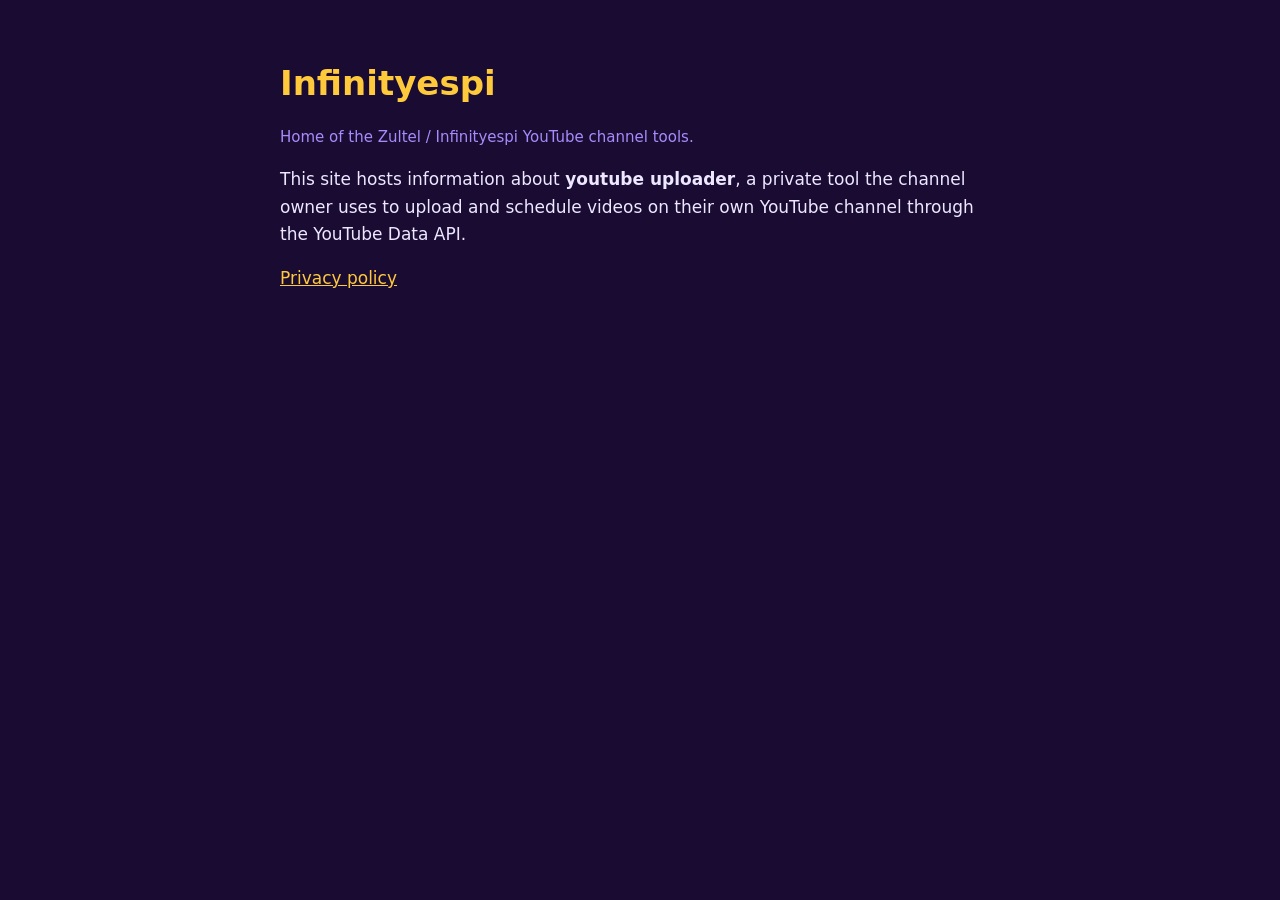
<file: index.html>
<!doctype html>
<html lang="en"><head><meta charset="utf-8"><meta name="viewport" content="width=device-width,initial-scale=1">
<title>Infinityespi</title><link rel="stylesheet" href="style.css"></head>
<body><main>
<h1>Infinityespi</h1>
<p class="muted">Home of the Zultel / Infinityespi YouTube channel tools.</p>
<p>This site hosts information about <strong>youtube uploader</strong>, a private tool the channel owner uses to upload
and schedule videos on their own YouTube channel through the YouTube Data API.</p>
<p><a href="privacy.html">Privacy policy</a></p>
</main></body></html>
</file>
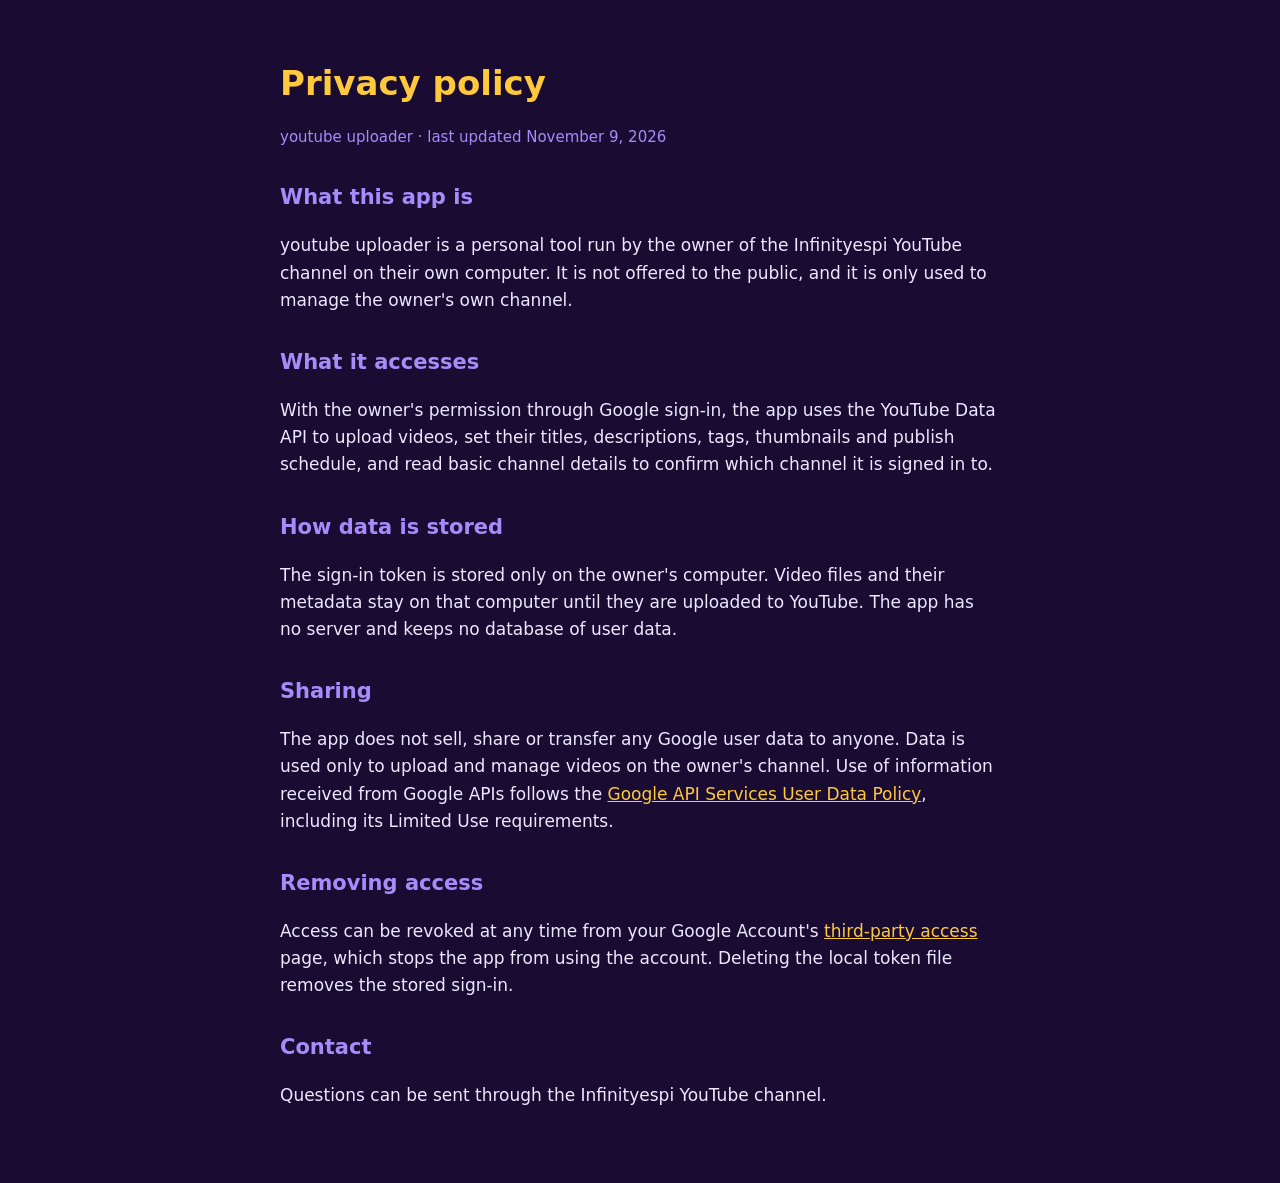
<file: privacy.html>
<!doctype html>
<html lang="en"><head><meta charset="utf-8"><meta name="viewport" content="width=device-width,initial-scale=1">
<title>Privacy policy · youtube uploader</title><link rel="stylesheet" href="style.css"></head>
<body><main>
<h1>Privacy policy</h1>
<p class="muted">youtube uploader · last updated November 9, 2026</p>

<h2>What this app is</h2>
<p>youtube uploader is a personal tool run by the owner of the Infinityespi YouTube channel on their own computer.
It is not offered to the public, and it is only used to manage the owner's own channel.</p>

<h2>What it accesses</h2>
<p>With the owner's permission through Google sign-in, the app uses the YouTube Data API to upload videos, set their
titles, descriptions, tags, thumbnails and publish schedule, and read basic channel details to confirm which channel
it is signed in to.</p>

<h2>How data is stored</h2>
<p>The sign-in token is stored only on the owner's computer. Video files and their metadata stay on that computer
until they are uploaded to YouTube. The app has no server and keeps no database of user data.</p>

<h2>Sharing</h2>
<p>The app does not sell, share or transfer any Google user data to anyone. Data is used only to upload and manage
videos on the owner's channel. Use of information received from Google APIs follows the
<a href="https://developers.google.com/terms/api-services-user-data-policy">Google API Services User Data Policy</a>,
including its Limited Use requirements.</p>

<h2>Removing access</h2>
<p>Access can be revoked at any time from your Google Account's
<a href="https://myaccount.google.com/permissions">third-party access</a> page, which stops the app from using the
account. Deleting the local token file removes the stored sign-in.</p>

<h2>Contact</h2>
<p>Questions can be sent through the Infinityespi YouTube channel.</p>
</main></body></html>
</file>
<file: style.css>
body{margin:0;background:#1a0b33;color:#ede7ff;font:17px/1.6 system-ui,-apple-system,"Segoe UI",sans-serif}
main{max-width:720px;margin:0 auto;padding:56px 24px}
h1{color:#ffc93c;margin:0 0 4px;font-size:34px}h2{color:#a78bfa;font-size:21px;margin-top:32px}
a{color:#ffc93c}.muted{color:#a78bfa;font-size:15px}
</file>
